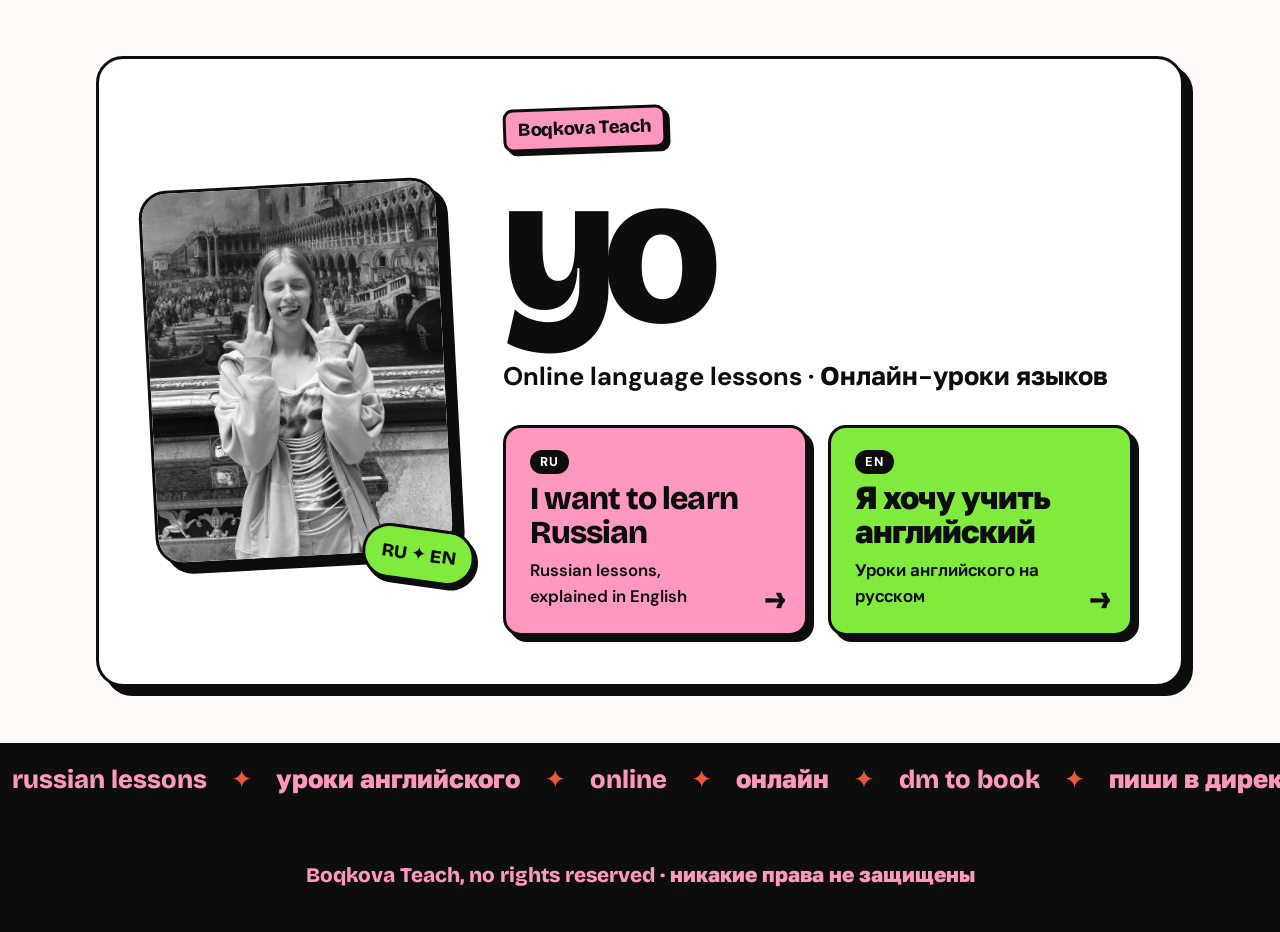
<file: index.html>
<!DOCTYPE html>
<html lang="en">
<head>
    <meta charset="UTF-8">
    <meta name="viewport" content="width=device-width, initial-scale=1.0">
    <meta name="description" content="Online Russian and English lessons with Boqkova Teach. Онлайн-уроки русского и английского.">
    <title>Boqkova Teach · Russian &amp; English lessons</title>
    <link rel="preconnect" href="https://fonts.googleapis.com">
    <link rel="preconnect" href="https://fonts.gstatic.com" crossorigin>
    <link rel="stylesheet" href="https://fonts.googleapis.com/css2?family=Bricolage+Grotesque:opsz,wght@12..96,700..800&family=Golos+Text:wght@400..900&family=DM+Sans:wght@400;500;600;700&display=swap">
    <link rel="stylesheet" href="css/styles.css">

    <!-- Intro page: visitors choose which language website to open. -->
    <script defer src="js/data/intro-data.js"></script>

    <script defer src="js/models/LanguageChoice.js"></script>

    <script defer src="js/components/Component.js"></script>
    <script defer src="js/components/PageTransition.js"></script>
    <script defer src="js/components/Marquee.js"></script>
    <script defer src="js/components/Footer.js"></script>
    <script defer src="js/components/ChoiceButton.js"></script>
    <script defer src="js/components/IntroBanner.js"></script>

    <script defer src="js/IntroApp.js"></script>
    <script defer src="js/intro-main.js"></script>
</head>
<body class="page-intro">
    <div id="app"></div>
    <noscript>
        <a href="learn-russian.html">I want to learn Russian</a> ·
        <a href="learn-english.html">Я хочу учить английский</a>
    </noscript>
</body>
</html>
</file>
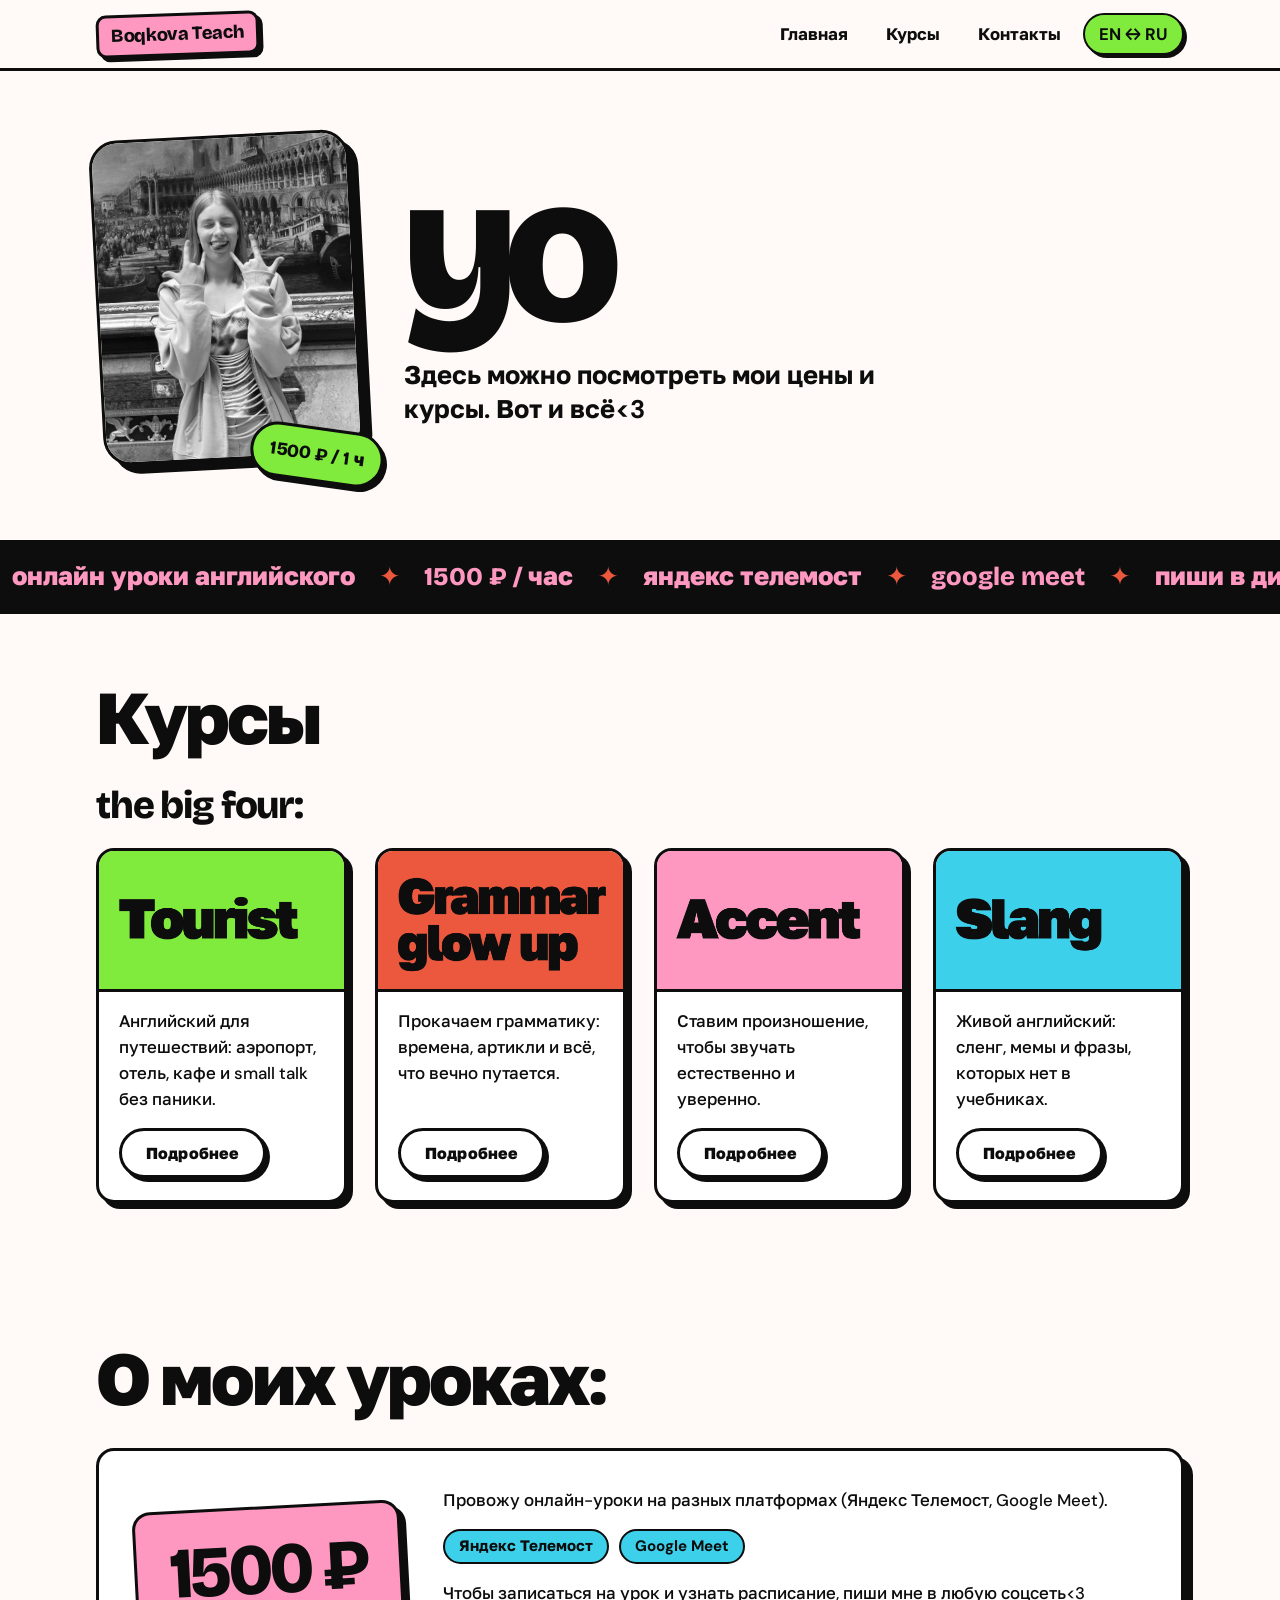
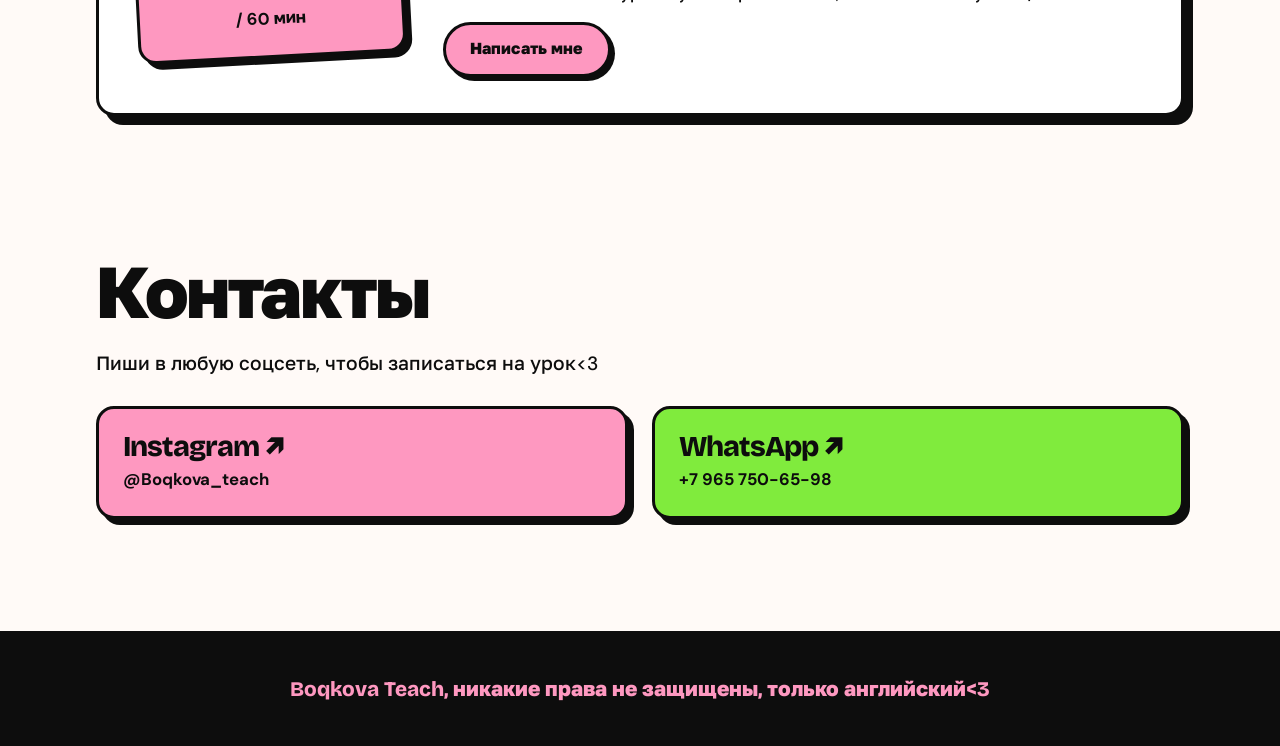
<file: learn-english.html>
<!DOCTYPE html>
<html lang="ru">
<head>
    <meta charset="UTF-8">
    <meta name="viewport" content="width=device-width, initial-scale=1.0">
    <meta name="description" content="Онлайн-уроки английского с Boqkova Teach.">
    <title>Boqkova Teach · английский</title>
    <link rel="preconnect" href="https://fonts.googleapis.com">
    <link rel="preconnect" href="https://fonts.gstatic.com" crossorigin>
    <link rel="stylesheet" href="https://fonts.googleapis.com/css2?family=Bricolage+Grotesque:opsz,wght@12..96,700..800&family=Golos+Text:wght@400..900&family=DM+Sans:wght@400;500;600;700&display=swap">
    <link rel="stylesheet" href="css/styles.css">

    <!-- The only line that differs from learn-russian.html: which content file to load. -->
    <script defer src="js/data/english-site.js"></script>

    <!--
        Shared code. Scripts load in this order on purpose: utils -> models -> components -> app.
        A class must be loaded before any class that extends or uses it.
    -->
    <script defer src="js/utils/Template.js"></script>

    <script defer src="js/models/Price.js"></script>
    <script defer src="js/models/Duration.js"></script>
    <script defer src="js/models/Offering.js"></script>
    <script defer src="js/models/Pack.js"></script>
    <script defer src="js/models/LessonInfo.js"></script>
    <script defer src="js/models/SocialLink.js"></script>

    <script defer src="js/components/Component.js"></script>
    <script defer src="js/components/PageTransition.js"></script>
    <script defer src="js/components/Section.js"></script>
    <script defer src="js/components/Header.js"></script>
    <script defer src="js/components/HeroSection.js"></script>
    <script defer src="js/components/Marquee.js"></script>
    <script defer src="js/components/PackCard.js"></script>
    <script defer src="js/components/PackDetail.js"></script>
    <script defer src="js/components/CourseSection.js"></script>
    <script defer src="js/components/LessonSection.js"></script>
    <script defer src="js/components/ContactSection.js"></script>
    <script defer src="js/components/Footer.js"></script>
    <script defer src="js/components/Modal.js"></script>

    <script defer src="js/App.js"></script>
    <script defer src="js/main.js"></script>
</head>
<body>
    <div id="app"></div>
    <noscript>Включите JavaScript, чтобы открыть сайт.</noscript>
</body>
</html>
</file>
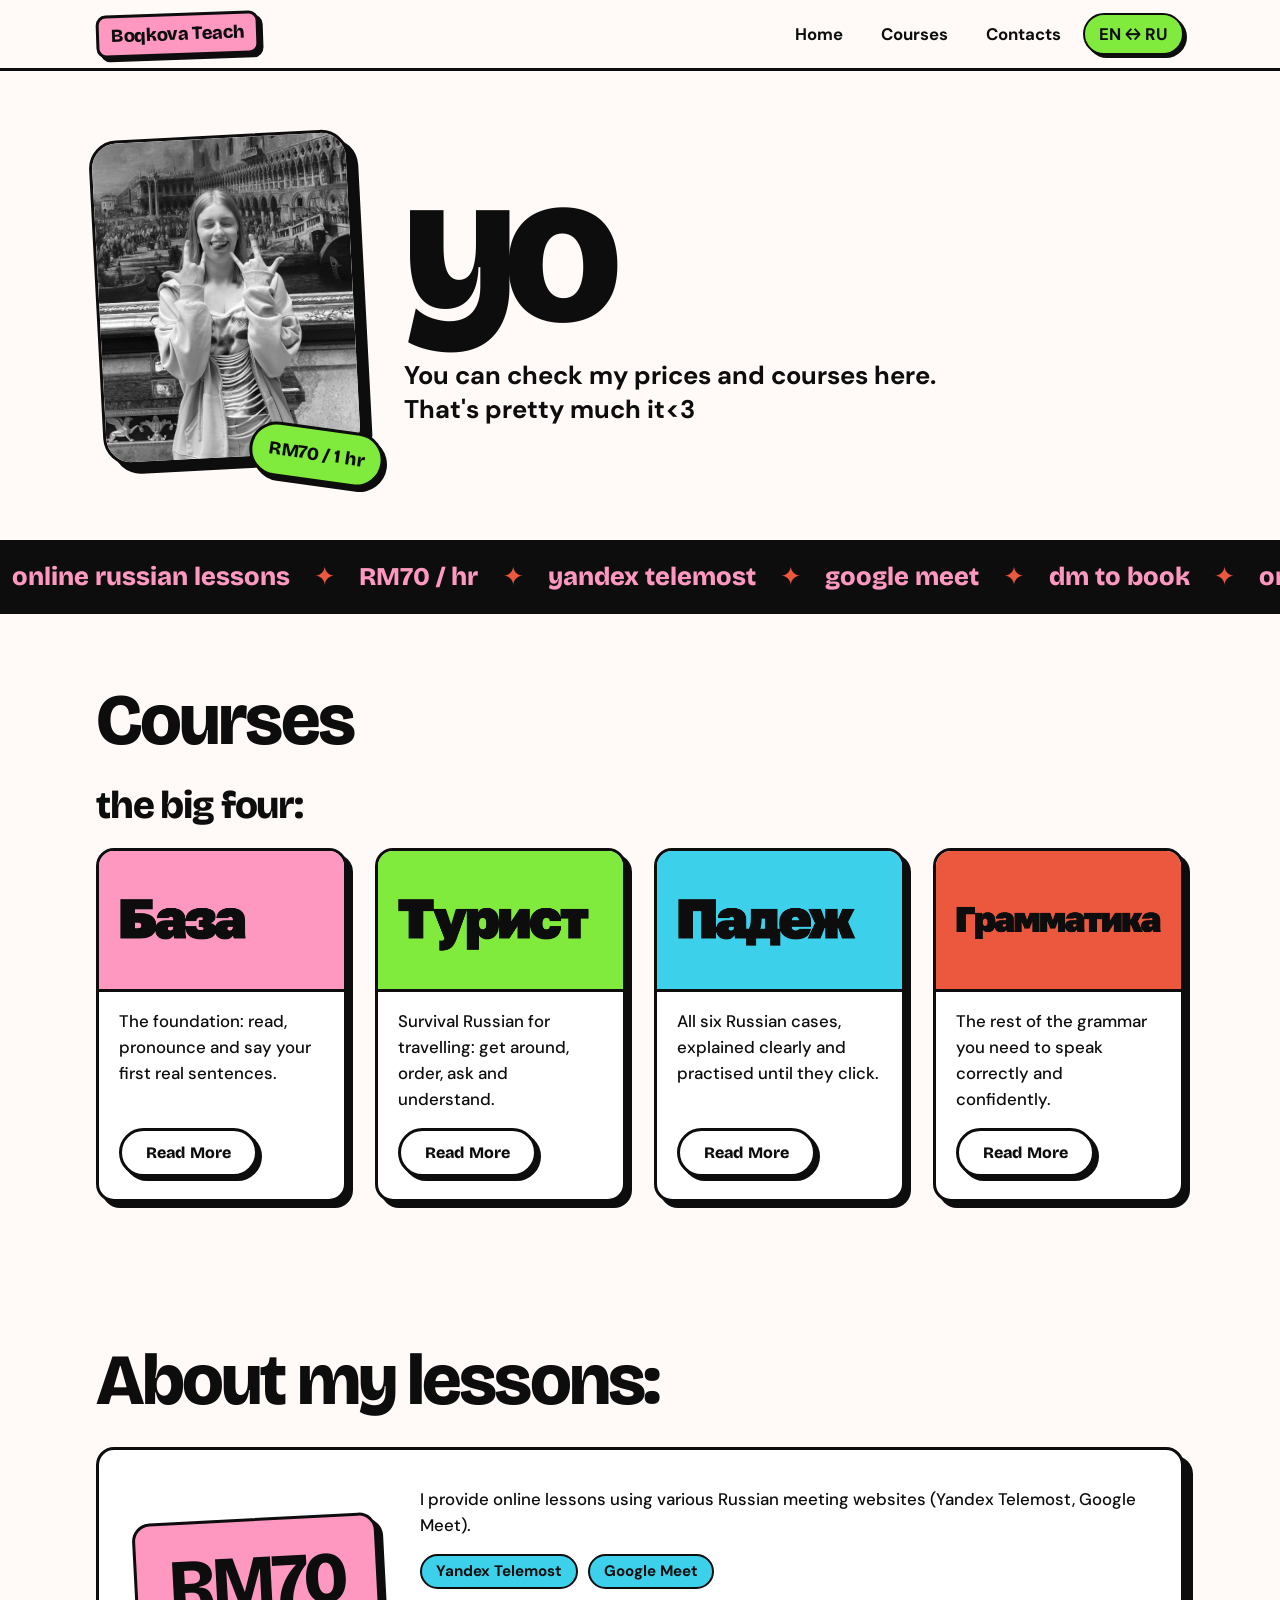
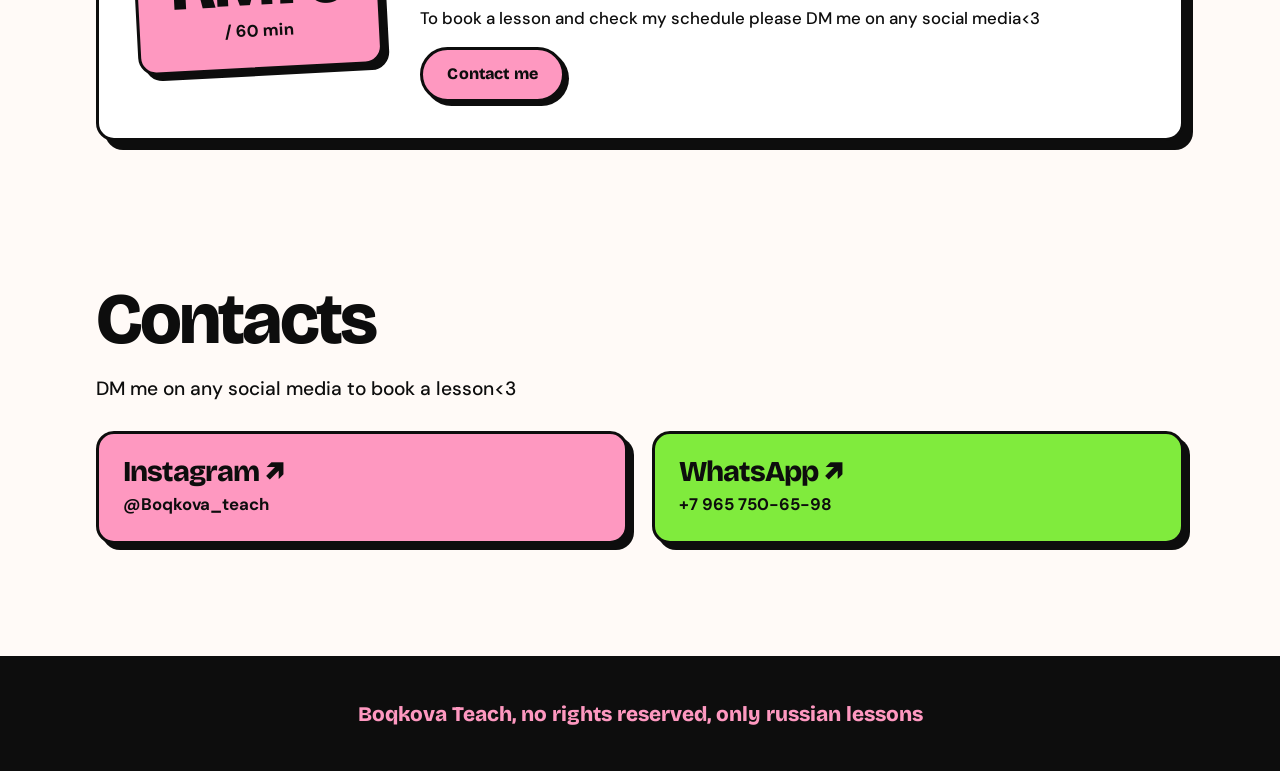
<file: learn-russian.html>
<!DOCTYPE html>
<html lang="en">
<head>
    <meta charset="UTF-8">
    <meta name="viewport" content="width=device-width, initial-scale=1.0">
    <meta name="description" content="Online Russian lessons with Boqkova Teach.">
    <title>Boqkova Teach · learn Russian</title>
    <link rel="preconnect" href="https://fonts.googleapis.com">
    <link rel="preconnect" href="https://fonts.gstatic.com" crossorigin>
    <link rel="stylesheet" href="https://fonts.googleapis.com/css2?family=Bricolage+Grotesque:opsz,wght@12..96,700..800&family=Golos+Text:wght@400..900&family=DM+Sans:wght@400;500;600;700&display=swap">
    <link rel="stylesheet" href="css/styles.css">

    <!-- The only line that differs from learn-english.html: which content file to load. -->
    <script defer src="js/data/russian-site.js"></script>

    <!--
        Shared code. Scripts load in this order on purpose: utils -> models -> components -> app.
        A class must be loaded before any class that extends or uses it.
    -->
    <script defer src="js/utils/Template.js"></script>

    <script defer src="js/models/Price.js"></script>
    <script defer src="js/models/Duration.js"></script>
    <script defer src="js/models/Offering.js"></script>
    <script defer src="js/models/Pack.js"></script>
    <script defer src="js/models/LessonInfo.js"></script>
    <script defer src="js/models/SocialLink.js"></script>

    <script defer src="js/components/Component.js"></script>
    <script defer src="js/components/PageTransition.js"></script>
    <script defer src="js/components/Section.js"></script>
    <script defer src="js/components/Header.js"></script>
    <script defer src="js/components/HeroSection.js"></script>
    <script defer src="js/components/Marquee.js"></script>
    <script defer src="js/components/PackCard.js"></script>
    <script defer src="js/components/PackDetail.js"></script>
    <script defer src="js/components/CourseSection.js"></script>
    <script defer src="js/components/LessonSection.js"></script>
    <script defer src="js/components/ContactSection.js"></script>
    <script defer src="js/components/Footer.js"></script>
    <script defer src="js/components/Modal.js"></script>

    <script defer src="js/App.js"></script>
    <script defer src="js/main.js"></script>
</head>
<body>
    <div id="app"></div>
    <noscript>Please enable JavaScript to view this website.</noscript>
</body>
</html>
</file>
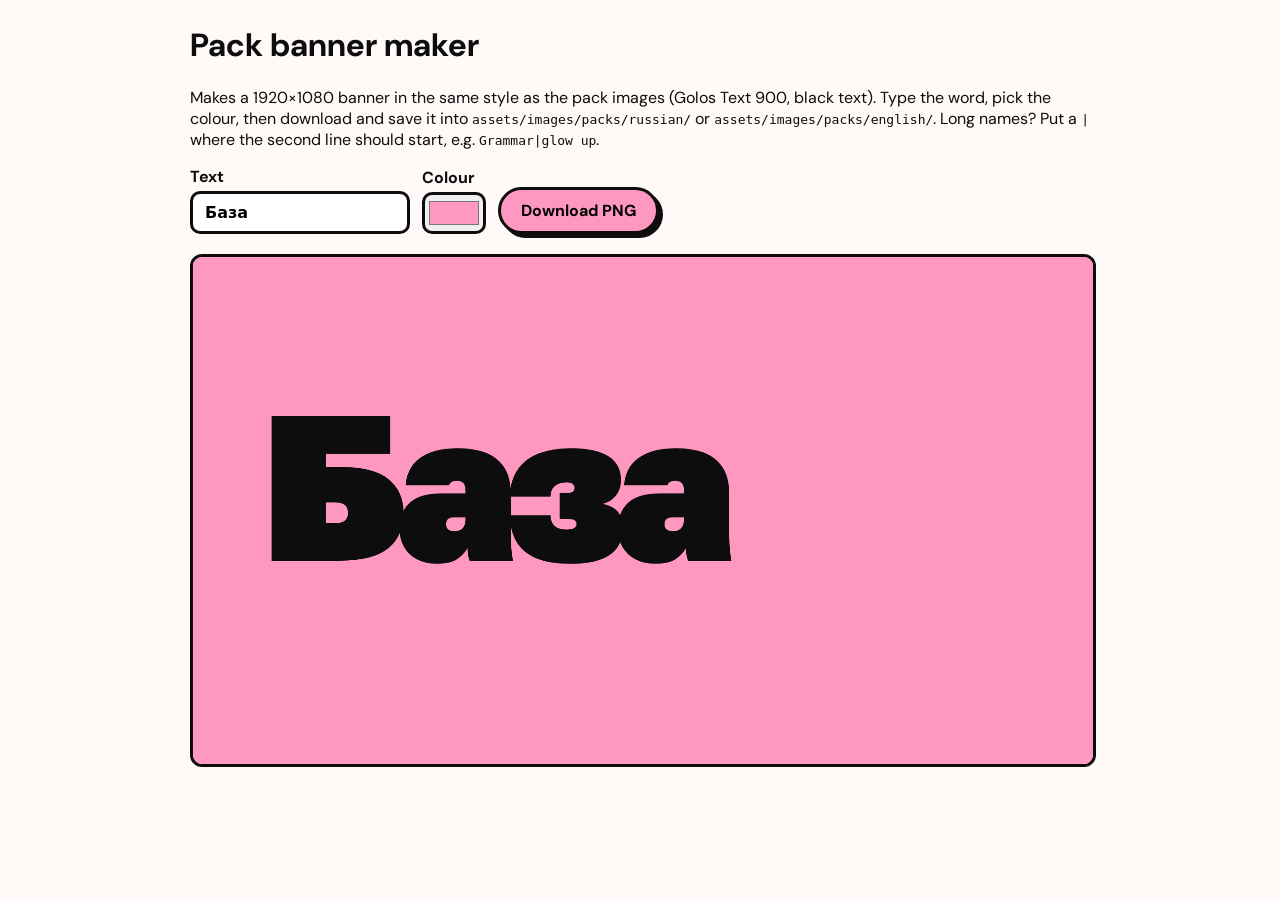
<file: tools/banner-maker.html>
<!DOCTYPE html>
<html lang="en">
<head>
    <meta charset="UTF-8">
    <meta name="viewport" content="width=device-width, initial-scale=1.0">
    <title>Pack Banner Maker</title>
    <link rel="stylesheet" href="https://fonts.googleapis.com/css2?family=Golos+Text:wght@900&family=DM+Sans:wght@400;700&display=swap">
    <style>
        body { margin: 0; padding: 24px 16px; background: #fffaf7; color: #0d0d0d; font-family: "DM Sans", system-ui, sans-serif; }
        main { max-width: 900px; margin: 0 auto; }
        h1 { margin-top: 0; }
        form { display: flex; flex-wrap: wrap; gap: 12px; align-items: end; margin-bottom: 20px; }
        label { display: flex; flex-direction: column; gap: 4px; font-weight: 700; }
        input[type="text"] { padding: 8px 12px; border: 3px solid #0d0d0d; border-radius: 10px; font: inherit; }
        input[type="color"] { width: 64px; height: 42px; border: 3px solid #0d0d0d; border-radius: 10px; padding: 2px; }
        button { padding: 10px 20px; border: 3px solid #0d0d0d; border-radius: 999px; background: #fe98c0; font: inherit; font-weight: 700; cursor: pointer; box-shadow: 4px 4px 0 #0d0d0d; }
        canvas { width: 100%; height: auto; border: 3px solid #0d0d0d; border-radius: 12px; }
    </style>
</head>
<body>
<main>
    <h1>Pack banner maker</h1>
    <p>Makes a 1920×1080 banner in the same style as the pack images (Golos Text 900, black text). Type the word, pick the colour, then download and save it into <code>assets/images/packs/russian/</code> or <code>assets/images/packs/english/</code>. Long names? Put a <code>|</code> where the second line should start, e.g. <code>Grammar|glow up</code>.</p>
    <form id="form">
        <label>Text <input type="text" id="text" value="База"></label>
        <label>Colour <input type="color" id="color" value="#fe98c0"></label>
        <button type="button" id="download">Download PNG</button>
    </form>
    <canvas id="canvas" width="1920" height="1080"></canvas>
</main>
<script>
    class BannerMaker {
        constructor(canvas) {
            this.canvas = canvas;
            this.ctx = canvas.getContext("2d");
            this.maxSize = 440;   // largest font size in px
            this.maxWidth = 1620; // text never gets wider than this
            this.left = 150;
        }

        /** Draws the text; a "|" starts a second line, e.g. "Grammar|glow up". */
        draw(text, color) {
            const { ctx, canvas } = this;
            const lines = text.split("|").map((line) => line.trim());
            const lineHeight = 0.92;
            ctx.fillStyle = color;
            ctx.fillRect(0, 0, canvas.width, canvas.height);

            let size = this.maxSize + 5;
            do {
                size -= 5;
                ctx.font = `900 ${size}px "Golos Text"`;
                ctx.letterSpacing = `${-0.05 * size}px`;
            } while (
                (Math.max(...lines.map((line) => ctx.measureText(line).width)) > this.maxWidth ||
                    lines.length * size * lineHeight > 900) &&
                size > 100
            );

            ctx.fillStyle = "#0d0d0d";
            ctx.textBaseline = "middle";
            const step = size * lineHeight;
            const firstY = canvas.height * 0.47 - ((lines.length - 1) * step) / 2;
            lines.forEach((line, i) => ctx.fillText(line, this.left, firstY + i * step));
        }

        download(fileName) {
            const link = document.createElement("a");
            link.download = fileName;
            link.href = this.canvas.toDataURL("image/png");
            link.click();
        }
    }

    const maker = new BannerMaker(document.getElementById("canvas"));
    const text = document.getElementById("text");
    const color = document.getElementById("color");
    const redraw = () => maker.draw(text.value, color.value);

    text.addEventListener("input", redraw);
    color.addEventListener("input", redraw);
    document.getElementById("download").addEventListener("click", () => maker.download("banner.png"));
    document.fonts.load('900 100px "Golos Text"', "База").then(redraw);
</script>
</body>
</html>
</file>
<file: css/styles.css>
/* ---------- Theme ---------- */
:root {
  --bg: #fffaf7;
  --surface: #ffffff;
  --ink: #0d0d0d;
  --muted: #4d4a4b;
  --pink: #fe98c0;
  --green: #80eb3d;
  --blue: #3dd0eb;
  --red: #eb583d;

  --border: 3px solid var(--ink);
  --radius: 18px;
  --shadow: 6px 6px 0 var(--ink);
  --shadow-sm: 4px 4px 0 var(--ink);
  --shadow-lg: 9px 9px 0 var(--ink);

  /* Bricolage has no Cyrillic, so any Russian text in headings falls back to Golos Text (also used in the pack images). */
  --font-display: "Bricolage Grotesque", "Golos Text", "Arial Black", system-ui, sans-serif;
  --font-body: "DM Sans", "Golos Text", system-ui, -apple-system, "Segoe UI", sans-serif;
  --max-width: 1120px;
  color-scheme: light;
}

/* ---------- Base ---------- */
*,
*::before,
*::after {
  box-sizing: border-box;
}

html {
  scroll-behavior: smooth;
  scroll-padding-top: 84px;
}

body {
  margin: 0;
  background: var(--bg);
  color: var(--ink);
  font-family: var(--font-body);
  font-size: 1.05rem;
  line-height: 1.55;
  -webkit-font-smoothing: antialiased;
}

img {
  max-width: 100%;
}

a {
  color: inherit;
}

::selection {
  background: var(--pink);
  color: var(--ink);
}

.container {
  max-width: var(--max-width);
  margin: 0 auto;
  padding: 0 16px;
}

.muted {
  color: var(--muted);
}

/* ---------- Buttons ---------- */
.btn {
  display: inline-block;
  padding: 12px 24px;
  border: var(--border);
  border-radius: 999px;
  background: var(--pink);
  color: var(--ink);
  font-family: var(--font-display);
  font-size: 1rem;
  font-weight: 800;
  letter-spacing: 0.01em;
  text-decoration: none;
  cursor: pointer;
  box-shadow: var(--shadow-sm);
  transition: transform 0.12s ease, box-shadow 0.12s ease;
}

.btn:hover {
  transform: translate(-2px, -2px);
  box-shadow: var(--shadow);
}

.btn:active {
  transform: translate(3px, 3px);
  box-shadow: 0 0 0 var(--ink);
}

.btn:focus-visible,
.nav__link:focus-visible,
.contact-card:focus-visible,
.modal__close:focus-visible {
  outline: 3px dashed var(--ink);
  outline-offset: 4px;
}

.btn--ghost {
  background: var(--surface);
  color: var(--ink);
  box-shadow: var(--shadow-sm);
}

.btn--ghost:hover {
  box-shadow: var(--shadow);
}

.btn--ghost:active {
  box-shadow: 0 0 0 var(--ink);
}

/* ---------- Header ---------- */
.header {
  position: sticky;
  top: 0;
  z-index: 10;
  background: var(--bg);
  border-bottom: var(--border);
}

.header__inner {
  display: flex;
  align-items: center;
  justify-content: space-between;
  gap: 12px 24px;
  min-height: 68px;
  padding-block: 12px;
  flex-wrap: wrap;
}

.header__brand {
  padding: 4px 12px;
  border: var(--border);
  border-radius: 10px;
  background: var(--pink);
  box-shadow: var(--shadow-sm);
  font-family: var(--font-display);
  font-size: 1.15rem;
  font-weight: 800;
  letter-spacing: -0.02em;
  text-decoration: none;
  transform: rotate(-2deg);
}

.nav {
  display: flex;
  flex-wrap: wrap;
  gap: 6px;
}

.nav__link {
  padding: 6px 14px;
  border: 2px solid transparent;
  border-radius: 999px;
  font-weight: 700;
  text-decoration: none;
  transition: background 0.12s ease, border-color 0.12s ease;
}

.nav__link:hover {
  background: var(--surface);
  border-color: var(--ink);
}

/* ---------- Marquee ---------- */
.marquee {
  display: flex;
  overflow: hidden;
  border-block: var(--border);
  background: var(--ink);
  color: var(--pink);
  font-family: var(--font-display);
  font-size: clamp(1.1rem, 3vw, 1.6rem);
  font-weight: 800;
  white-space: nowrap;
  user-select: none;
}

.marquee__track {
  display: flex;
  flex-shrink: 0;
  align-items: center;
  gap: 24px;
  padding: 14px 12px;
  animation: marquee 28s linear infinite;
}

.marquee__star {
  color: var(--red);
}

@keyframes marquee {
  to {
    transform: translateX(-100%);
  }
}

@media (prefers-reduced-motion: reduce) {
  .marquee__track {
    animation: none;
  }

  html {
    scroll-behavior: auto;
  }
}

/* ---------- Sections ---------- */
.section {
  padding: 72px 0;
}

.section__heading {
  margin: 0 0 32px;
  font-family: var(--font-display);
  font-size: clamp(2.4rem, 7vw, 4.5rem);
  font-weight: 800;
  line-height: 0.95;
  letter-spacing: -0.04em;
}

.section__lead {
  margin: -12px 0 28px;
  font-size: 1.2rem;
  font-weight: 500;
}

/* ---------- Hero ---------- */
.section--home {
  padding: 64px 0 80px;
}

.hero {
  display: flex;
  align-items: center;
  gap: 48px;
}

.hero__media {
  position: relative;
  flex-shrink: 0;
}

.hero__avatar {
  display: block;
  width: 260px;
  aspect-ratio: 4 / 5;
  border: var(--border);
  border-radius: 28px;
  background: var(--surface);
  object-fit: cover;
  box-shadow: var(--shadow-lg);
  transform: rotate(-3deg);
}

.hero__avatar--letter {
  display: grid;
  place-items: center;
  background: linear-gradient(135deg, var(--pink), var(--blue));
  font-family: var(--font-display);
  font-size: 9rem;
  font-weight: 800;
  line-height: 1;
}

.hero__sticker {
  position: absolute;
  right: -28px;
  bottom: -22px;
  padding: 10px 16px;
  border: var(--border);
  border-radius: 999px;
  background: var(--green);
  box-shadow: var(--shadow-sm);
  font-family: var(--font-display);
  font-size: 1.15rem;
  font-weight: 800;
  white-space: nowrap;
  transform: rotate(8deg);
}

.hero__greeting {
  margin: 0;
  font-family: var(--font-display);
  font-size: clamp(6rem, 22vw, 13rem);
  font-weight: 800;
  line-height: 0.8;
  letter-spacing: -0.06em;
}

.hero__lead {
  max-width: 30ch;
  margin: 24px 0 0;
  font-size: clamp(1.2rem, 2.6vw, 1.6rem);
  font-weight: 700;
  line-height: 1.3;
}

/* ---------- Packs ---------- */
.pack-grid {
  display: grid;
  grid-template-columns: repeat(auto-fit, minmax(230px, 1fr));
  gap: 28px;
}

.pack-card {
  display: flex;
  flex-direction: column;
  gap: 16px;
  padding: 0 0 22px;
  border: var(--border);
  border-radius: var(--radius);
  background: var(--surface);
  overflow: hidden;
  box-shadow: var(--shadow);
  transition: transform 0.15s ease, box-shadow 0.15s ease;
}

.pack-card:hover {
  transform: translate(-3px, -3px) rotate(-1deg);
  box-shadow: var(--shadow-lg);
}

.pack-card__banner {
  display: flex;
  align-items: flex-end;
  min-height: 150px;
  padding: 18px 20px;
  border-bottom: var(--border);
  background: var(--pack-color);
}

.pack-card__banner--image {
  display: block;
  min-height: 0;
  margin: 0;
  padding: 0;
}

.pack-card__image,
.pack-detail__image {
  display: block;
  width: 100%;
  aspect-ratio: 16 / 9;
  object-fit: cover;
}

.pack-card__title {
  margin: 0;
  font-family: var(--font-display);
  font-size: 2rem;
  font-weight: 800;
  line-height: 0.95;
  letter-spacing: -0.03em;
}

.pack-card__summary {
  flex: 1;
  margin: 0;
  padding: 0 20px;
  font-weight: 500;
}

.pack-card .btn {
  align-self: flex-start;
  margin-left: 20px;
}

/* ---------- Lessons ---------- */
.lesson-info {
  display: grid;
  grid-template-columns: auto 1fr;
  gap: 40px;
  align-items: center;
  padding: 36px;
  border: var(--border);
  border-radius: var(--radius);
  background: var(--surface);
  box-shadow: var(--shadow-lg);
}

.lesson-info__price {
  display: flex;
  flex-direction: column;
  align-items: center;
  padding: 24px 32px;
  border: var(--border);
  border-radius: var(--radius);
  background: var(--pink);
  box-shadow: var(--shadow);
  transform: rotate(-3deg);
}

.lesson-info__amount {
  font-family: var(--font-display);
  font-size: clamp(3rem, 8vw, 4.5rem);
  font-weight: 800;
  line-height: 1;
  letter-spacing: -0.04em;
}

.lesson-info__per {
  font-weight: 700;
}

.lesson-info__text p {
  margin: 0 0 16px;
  font-weight: 500;
}

.chips {
  display: flex;
  flex-wrap: wrap;
  gap: 10px;
  margin: 0 0 16px;
  padding: 0;
  list-style: none;
}

.chip {
  padding: 4px 14px;
  border: 2px solid var(--ink);
  border-radius: 999px;
  background: var(--blue);
  font-size: 0.95rem;
  font-weight: 700;
}

/* ---------- Contacts ---------- */
.contact-list {
  display: grid;
  grid-template-columns: repeat(auto-fit, minmax(240px, 1fr));
  gap: 24px;
  margin: 0;
  padding: 0;
  list-style: none;
}

.contact-list li:nth-child(4n + 1) .contact-card { background: var(--pink); }
.contact-list li:nth-child(4n + 2) .contact-card { background: var(--green); }
.contact-list li:nth-child(4n + 3) .contact-card { background: var(--blue); }
.contact-list li:nth-child(4n + 4) .contact-card { background: var(--red); }

.contact-card {
  display: flex;
  flex-direction: column;
  gap: 4px;
  padding: 24px;
  border: var(--border);
  border-radius: var(--radius);
  box-shadow: var(--shadow);
  text-decoration: none;
  transition: transform 0.12s ease, box-shadow 0.12s ease;
}

.contact-card:hover {
  transform: translate(-3px, -3px);
  box-shadow: var(--shadow-lg);
}

.contact-card__platform {
  font-family: var(--font-display);
  font-size: 1.8rem;
  font-weight: 800;
  line-height: 1;
  letter-spacing: -0.03em;
}

.contact-card__platform::after {
  content: " ↗";
}

.contact-card__handle {
  font-weight: 700;
  overflow-wrap: anywhere;
}

/* ---------- Footer ---------- */
.footer {
  margin-top: 40px;
  padding: 40px 0;
  border-top: var(--border);
  background: var(--ink);
  color: var(--pink);
  font-family: var(--font-display);
  font-size: clamp(1rem, 2.5vw, 1.3rem);
  font-weight: 800;
  text-align: center;
}

/* ---------- Modal ---------- */
.modal {
  width: min(580px, calc(100vw - 32px));
  padding: 0;
  border: var(--border);
  border-radius: var(--radius);
  background: var(--surface);
  color: var(--ink);
  box-shadow: var(--shadow-lg);
}

.modal::backdrop {
  background: rgba(13, 13, 13, 0.55);
  backdrop-filter: blur(3px);
}

.modal__inner {
  position: relative;
  padding: 32px;
}

.modal__close {
  position: absolute;
  top: 14px;
  right: 14px;
  width: 40px;
  height: 40px;
  border: var(--border);
  border-radius: 50%;
  background: var(--surface);
  color: var(--ink);
  font-size: 1.5rem;
  font-weight: 800;
  line-height: 1;
  cursor: pointer;
}

.modal__close:hover {
  background: var(--pink);
}

.pack-detail__title {
  display: inline-block;
  margin: 0 0 16px;
  padding: 6px 16px;
  border: var(--border);
  border-radius: 12px;
  background: var(--pack-color);
  box-shadow: var(--shadow-sm);
  font-family: var(--font-display);
  font-size: 1.8rem;
  font-weight: 800;
  letter-spacing: -0.03em;
  transform: rotate(-2deg);
}

.pack-detail__media {
  margin: 36px 0 20px;
  border: var(--border);
  border-radius: 12px;
  overflow: hidden;
  box-shadow: var(--shadow-sm);
  transform: rotate(-1.5deg);
}

.pack-detail h4 {
  margin: 20px 0 8px;
  font-family: var(--font-display);
  font-size: 1.2rem;
  font-weight: 800;
}

.pack-detail__list {
  margin: 0 0 20px;
  padding: 0;
  list-style: none;
}

.pack-detail__list li {
  padding: 6px 0;
  font-weight: 600;
}

.pack-detail__list li::before {
  content: "✦ ";
  color: var(--red);
}

/* ---------- Mobile ---------- */
@media (max-width: 720px) {
  .hero {
    flex-direction: column;
    align-items: flex-start;
    gap: 40px;
  }

  .hero__avatar {
    width: 210px;
  }

  .hero__avatar--letter {
    font-size: 7rem;
  }

  .hero__sticker {
    right: -24px;
  }

  .lesson-info {
    grid-template-columns: 1fr;
    gap: 28px;
    padding: 24px;
  }

  .lesson-info__price {
    justify-self: start;
  }

  .section {
    padding: 52px 0;
  }
}

/* ---------- Courses: subheadings ---------- */
.section__subheading {
  margin: 0 0 24px;
  font-family: var(--font-display);
  font-size: clamp(1.6rem, 4vw, 2.4rem);
  font-weight: 800;
  line-height: 1;
  letter-spacing: -0.03em;
}


/* ---------- Language switch in the menu ---------- */
.nav__link--switch {
  border-color: var(--ink);
  background: var(--green);
  box-shadow: 3px 3px 0 var(--ink);
}

.nav__link--switch:hover {
  background: var(--green);
  transform: translate(-1px, -1px);
  box-shadow: 4px 4px 0 var(--ink);
}

/* ---------- Intro page (language chooser) ---------- */
.page-intro #app {
  display: flex;
  flex-direction: column;
  min-height: 100vh;
}

.page-intro .footer {
  margin-top: 0;
}

.intro {
  flex: 1;
  display: flex;
  align-items: center;
  width: 100%;
  padding-block: 56px;
}

.intro-banner {
  display: grid;
  grid-template-columns: auto 1fr;
  gap: 56px;
  align-items: center;
  width: 100%;
  padding: 48px;
  border: var(--border);
  border-radius: calc(var(--radius) * 1.5);
  background: var(--surface);
  box-shadow: var(--shadow-lg);
}

.intro-banner__media .hero__avatar {
  width: 300px;
}

.intro-banner__brand {
  display: inline-block;
  margin-bottom: 20px;
}

.intro-banner .hero__lead {
  max-width: none;
  margin-bottom: 32px;
}

.intro-banner__choices {
  display: grid;
  grid-template-columns: repeat(auto-fit, minmax(240px, 1fr));
  gap: 20px;
}

.choice {
  position: relative;
  display: flex;
  flex-direction: column;
  align-items: flex-start;
  gap: 8px;
  padding: 22px 64px 24px 24px;
  border: var(--border);
  border-radius: var(--radius);
  background: var(--choice-color);
  box-shadow: var(--shadow);
  color: var(--ink);
  text-decoration: none;
  transition: transform 0.12s ease, box-shadow 0.12s ease;
}

.choice:hover {
  transform: translate(-3px, -3px) rotate(-1deg);
  box-shadow: var(--shadow-lg);
}

.choice:active {
  transform: translate(3px, 3px);
  box-shadow: 0 0 0 var(--ink);
}

.choice:focus-visible {
  outline: 3px dashed var(--ink);
  outline-offset: 4px;
}

.choice__tag {
  padding: 2px 10px;
  border-radius: 999px;
  background: var(--ink);
  color: var(--surface);
  font-size: 0.8rem;
  font-weight: 800;
  letter-spacing: 0.08em;
}

.choice__label {
  font-family: var(--font-display);
  font-size: clamp(1.5rem, 3vw, 2rem);
  font-weight: 800;
  line-height: 1.05;
  letter-spacing: -0.03em;
}

.choice__sub {
  font-weight: 600;
}

.choice__arrow {
  position: absolute;
  right: 20px;
  bottom: 18px;
  font-family: var(--font-display);
  font-size: 2rem;
  font-weight: 800;
  line-height: 1;
  transition: transform 0.12s ease;
}

.choice:hover .choice__arrow {
  transform: translateX(4px);
}

@media (max-width: 880px) {
  .intro-banner {
    grid-template-columns: 1fr;
    gap: 40px;
    padding: 28px 24px 32px;
  }

  .intro-banner__media .hero__avatar {
    width: 210px;
  }
}

/* ---------- Page transition (stripe wipe between pages) ---------- */
.page-transition {
  position: fixed;
  inset: 0;
  z-index: 1000;
  overflow: hidden;
  pointer-events: none;
}

.page-transition[data-state] {
  pointer-events: auto; /* block clicks while the wipe runs */
}

.page-transition__panel {
  position: absolute;
  inset: 0 -25%;
  display: grid;
  place-items: center;
  transform: translateX(-130%) skewX(-12deg);
  transition: none;
}

.page-transition__panel:nth-child(1) { background: var(--pink); }
.page-transition__panel:nth-child(2) { background: var(--green); }
.page-transition__panel:nth-child(3) { background: var(--blue); }
.page-transition__panel:nth-child(4) { background: var(--ink); }

/* Sweep in from the left, one stripe after another. */
.page-transition[data-state="cover"] .page-transition__panel {
  transform: translateX(0) skewX(-12deg);
  transition: transform 0.52s cubic-bezier(0.77, 0, 0.18, 1) calc(var(--i) * 80ms);
}

/* The next page starts fully covered... */
.page-transition[data-state="covered"] .page-transition__panel {
  transform: translateX(0) skewX(-12deg);
}

/* ...then the stripes keep going off to the right, top stripe first. */
.page-transition[data-state="reveal"] .page-transition__panel {
  transform: translateX(130%) skewX(-12deg);
  transition: transform 0.52s cubic-bezier(0.77, 0, 0.18, 1) calc(var(--rev) * 80ms);
}

.page-transition__label {
  padding: 0 24px;
  color: var(--pink);
  font-family: var(--font-display);
  font-size: clamp(3rem, 12vw, 9rem);
  font-weight: 800;
  letter-spacing: -0.05em;
  line-height: 1;
  white-space: nowrap;
  /* Undo the stripe's skew so the text stands upright, then tilt it a little. */
  transform: skewX(12deg) rotate(-4deg) scale(0.7);
  opacity: 0;
}

.page-transition[data-state="cover"] .page-transition__label {
  animation: transition-pop 0.4s cubic-bezier(0.34, 1.56, 0.64, 1) 0.3s both;
}

.page-transition[data-state="covered"] .page-transition__label,
.page-transition[data-state="reveal"] .page-transition__label {
  transform: skewX(12deg) rotate(-4deg) scale(1);
  opacity: 1;
}

@keyframes transition-pop {
  from {
    transform: skewX(12deg) rotate(-12deg) scale(0.5);
    opacity: 0;
  }
  to {
    transform: skewX(12deg) rotate(-4deg) scale(1);
    opacity: 1;
  }
}
</file>
